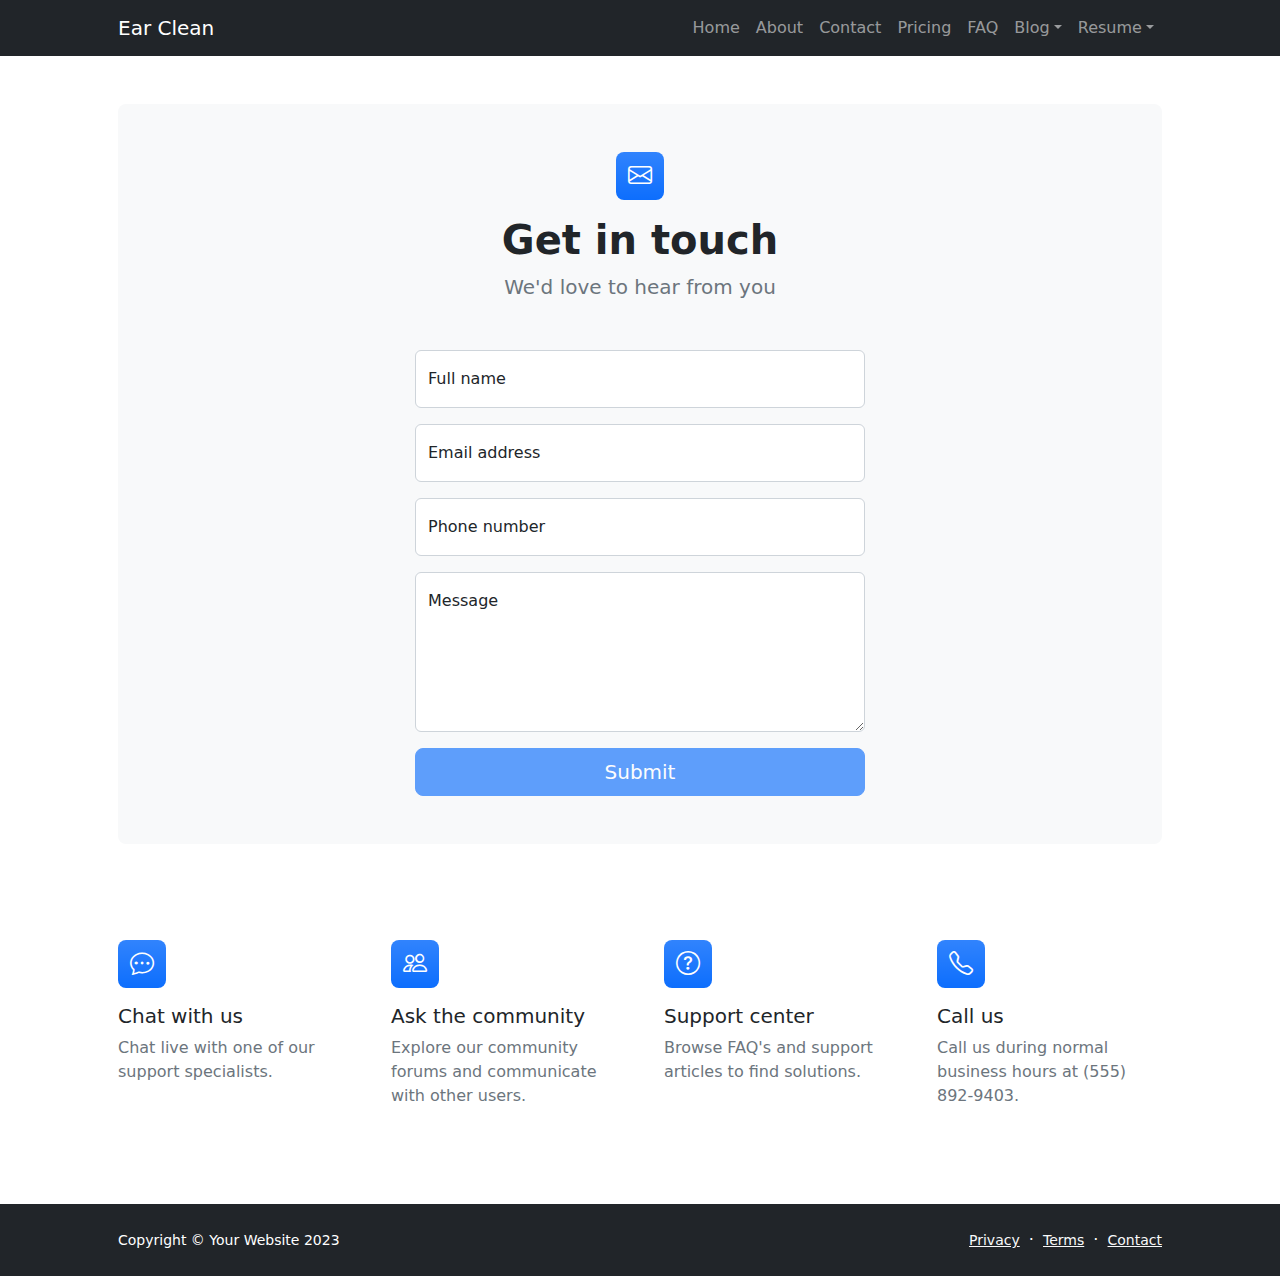
<file: contact.html>
<!DOCTYPE html>
<html lang="en">
    <head>
        <meta charset="utf-8" />
        <meta name="viewport" content="width=device-width, initial-scale=1, shrink-to-fit=no" />
        <meta name="description" content />
        <meta name="author" content />
        <title>Modern Business - Start Bootstrap Template</title>
        <!-- Favicon-->
        <link rel="icon" type="image/x-icon" href="assets/favicon.ico" />
        <!-- Bootstrap icons-->
        <link href="https://cdn.jsdelivr.net/npm/bootstrap-icons@1.5.0/font/bootstrap-icons.css" rel="stylesheet" />
        <!-- Core theme CSS (includes Bootstrap)-->
        <link href="css/styles.css" rel="stylesheet" />
    </head>
    <body class="d-flex flex-column">
        <main class="flex-shrink-0">
            <!-- Navigation-->
            <nav class="navbar navbar-expand-lg navbar-dark bg-dark">
                <div class="container px-5">
                    <a class="navbar-brand" href="index.html">Ear Clean</a>
                    <button class="navbar-toggler" type="button" data-bs-toggle="collapse" data-bs-target="#navbarSupportedContent" aria-controls="navbarSupportedContent" aria-expanded="false" aria-label="Toggle navigation"><span class="navbar-toggler-icon"></span></button>
                    <div class="collapse navbar-collapse" id="navbarSupportedContent">
                        <ul class="navbar-nav ms-auto mb-2 mb-lg-0">
                            <li class="nav-item"><a class="nav-link" href="index.html">Home</a></li>
                            <li class="nav-item"><a class="nav-link" href="about.html">About</a></li>
                            <li class="nav-item"><a class="nav-link" href="contact.html">Contact</a></li>
                            <li class="nav-item"><a class="nav-link" href="pricing.html">Pricing</a></li>
                            <li class="nav-item"><a class="nav-link" href="faq.html">FAQ</a></li>
                            <li class="nav-item dropdown">
                                <a class="nav-link dropdown-toggle" id="navbarDropdownBlog" href="#" role="button" data-bs-toggle="dropdown" aria-expanded="false">Blog</a>
                                <ul class="dropdown-menu dropdown-menu-end" aria-labelledby="navbarDropdownBlog">
                                    <li><a class="dropdown-item" href="blog-home.html">Blog Home</a></li>
                                    <li><a class="dropdown-item" href="blog-post.html">Blog Post</a></li>
                                </ul>
                            </li>
                            <li class="nav-item dropdown">
                                <a class="nav-link dropdown-toggle" id="navbarDropdownPortfolio" href="#" role="button" data-bs-toggle="dropdown" aria-expanded="false">Resume</a>
                                <ul class="dropdown-menu dropdown-menu-end" aria-labelledby="navbarDropdownPortfolio">
                                    <li><a class="dropdown-item" href="portfolio-overview.html">Resume Overview</a></li>
                                    <li><a class="dropdown-item" href="portfolio-item.html">Resume Item</a></li>
                                </ul>
                            </li>
                        </ul>
                    </div>
                </div>
            </nav>
            <!-- Page content-->
            <section class="py-5">
                <div class="container px-5">
                    <!-- Contact form-->
                    <div class="bg-light rounded-3 py-5 px-4 px-md-5 mb-5">
                        <div class="text-center mb-5">
                            <div class="feature bg-primary bg-gradient text-white rounded-3 mb-3"><i class="bi bi-envelope"></i></div>
                            <h1 class="fw-bolder">Get in touch</h1>
                            <p class="lead fw-normal text-muted mb-0">We'd love to hear from you</p>
                        </div>
                        <div class="row gx-5 justify-content-center">
                            <div class="col-lg-8 col-xl-6">
                                <!-- * * * * * * * * * * * * * * *-->
                                <!-- * * SB Forms Contact Form * *-->
                                <!-- * * * * * * * * * * * * * * *-->
                                <!-- This form is pre-integrated with SB Forms.-->
                                <!-- To make this form functional, sign up at-->
                                <!-- https://startbootstrap.com/solution/contact-forms-->
                                <!-- to get an API token!-->
                                <form id="contactForm" data-sb-form-api-token="API_TOKEN">
                                    <!-- Name input-->
                                    <div class="form-floating mb-3">
                                        <input class="form-control" id="name" type="text" placeholder="Enter your name..." data-sb-validations="required" />
                                        <label for="name">Full name</label>
                                        <div class="invalid-feedback" data-sb-feedback="name:required">A name is required.</div>
                                    </div>
                                    <!-- Email address input-->
                                    <div class="form-floating mb-3">
                                        <input class="form-control" id="email" type="email" placeholder="name@example.com" data-sb-validations="required,email" />
                                        <label for="email">Email address</label>
                                        <div class="invalid-feedback" data-sb-feedback="email:required">An email is required.</div>
                                        <div class="invalid-feedback" data-sb-feedback="email:email">Email is not valid.</div>
                                    </div>
                                    <!-- Phone number input-->
                                    <div class="form-floating mb-3">
                                        <input class="form-control" id="phone" type="tel" placeholder="(123) 456-7890" data-sb-validations="required" />
                                        <label for="phone">Phone number</label>
                                        <div class="invalid-feedback" data-sb-feedback="phone:required">A phone number is required.</div>
                                    </div>
                                    <!-- Message input-->
                                    <div class="form-floating mb-3">
                                        <textarea class="form-control" id="message" type="text" placeholder="Enter your message here..." style="height: 10rem" data-sb-validations="required"></textarea>
                                        <label for="message">Message</label>
                                        <div class="invalid-feedback" data-sb-feedback="message:required">A message is required.</div>
                                    </div>
                                    <!-- Submit success message-->
                                    <!---->
                                    <!-- This is what your users will see when the form-->
                                    <!-- has successfully submitted-->
                                    <div class="d-none" id="submitSuccessMessage">
                                        <div class="text-center mb-3">
                                            <div class="fw-bolder">Form submission successful!</div>
                                            To activate this form, sign up at
                                            <br />
                                            <a href="https://startbootstrap.com/solution/contact-forms">https://startbootstrap.com/solution/contact-forms</a>
                                        </div>
                                    </div>
                                    <!-- Submit error message-->
                                    <!---->
                                    <!-- This is what your users will see when there is-->
                                    <!-- an error submitting the form-->
                                    <div class="d-none" id="submitErrorMessage"><div class="text-center text-danger mb-3">Error sending message!</div></div>
                                    <!-- Submit Button-->
                                    <div class="d-grid"><button class="btn btn-primary btn-lg disabled" id="submitButton" type="submit">Submit</button></div>
                                </form>
                            </div>
                        </div>
                    </div>
                    <!-- Contact cards-->
                    <div class="row gx-5 row-cols-2 row-cols-lg-4 py-5">
                        <div class="col">
                            <div class="feature bg-primary bg-gradient text-white rounded-3 mb-3"><i class="bi bi-chat-dots"></i></div>
                            <div class="h5 mb-2">Chat with us</div>
                            <p class="text-muted mb-0">Chat live with one of our support specialists.</p>
                        </div>
                        <div class="col">
                            <div class="feature bg-primary bg-gradient text-white rounded-3 mb-3"><i class="bi bi-people"></i></div>
                            <div class="h5">Ask the community</div>
                            <p class="text-muted mb-0">Explore our community forums and communicate with other users.</p>
                        </div>
                        <div class="col">
                            <div class="feature bg-primary bg-gradient text-white rounded-3 mb-3"><i class="bi bi-question-circle"></i></div>
                            <div class="h5">Support center</div>
                            <p class="text-muted mb-0">Browse FAQ's and support articles to find solutions.</p>
                        </div>
                        <div class="col">
                            <div class="feature bg-primary bg-gradient text-white rounded-3 mb-3"><i class="bi bi-telephone"></i></div>
                            <div class="h5">Call us</div>
                            <p class="text-muted mb-0">Call us during normal business hours at (555) 892-9403.</p>
                        </div>
                    </div>
                </div>
            </section>
        </main>
        <!-- Footer-->
        <footer class="bg-dark py-4 mt-auto">
            <div class="container px-5">
                <div class="row align-items-center justify-content-between flex-column flex-sm-row">
                    <div class="col-auto"><div class="small m-0 text-white">Copyright &copy; Your Website 2023</div></div>
                    <div class="col-auto">
                        <a class="link-light small" href="#!">Privacy</a>
                        <span class="text-white mx-1">&middot;</span>
                        <a class="link-light small" href="#!">Terms</a>
                        <span class="text-white mx-1">&middot;</span>
                        <a class="link-light small" href="#!">Contact</a>
                    </div>
                </div>
            </div>
        </footer>
        <!-- Bootstrap core JS-->
        <script src="https://cdn.jsdelivr.net/npm/bootstrap@5.2.3/dist/js/bootstrap.bundle.min.js"></script>
        <!-- Core theme JS-->
        <script src="js/scripts.js"></script>
        <!-- * * * * * * * * * * * * * * * * * * * * * * * * * * * * * * * * * * * * * * * *-->
        <!-- * *                               SB Forms JS                               * *-->
        <!-- * * Activate your form at https://startbootstrap.com/solution/contact-forms * *-->
        <!-- * * * * * * * * * * * * * * * * * * * * * * * * * * * * * * * * * * * * * * * *-->
        <script src="https://cdn.startbootstrap.com/sb-forms-latest.js"></script>
    </body>
</html>
</file>
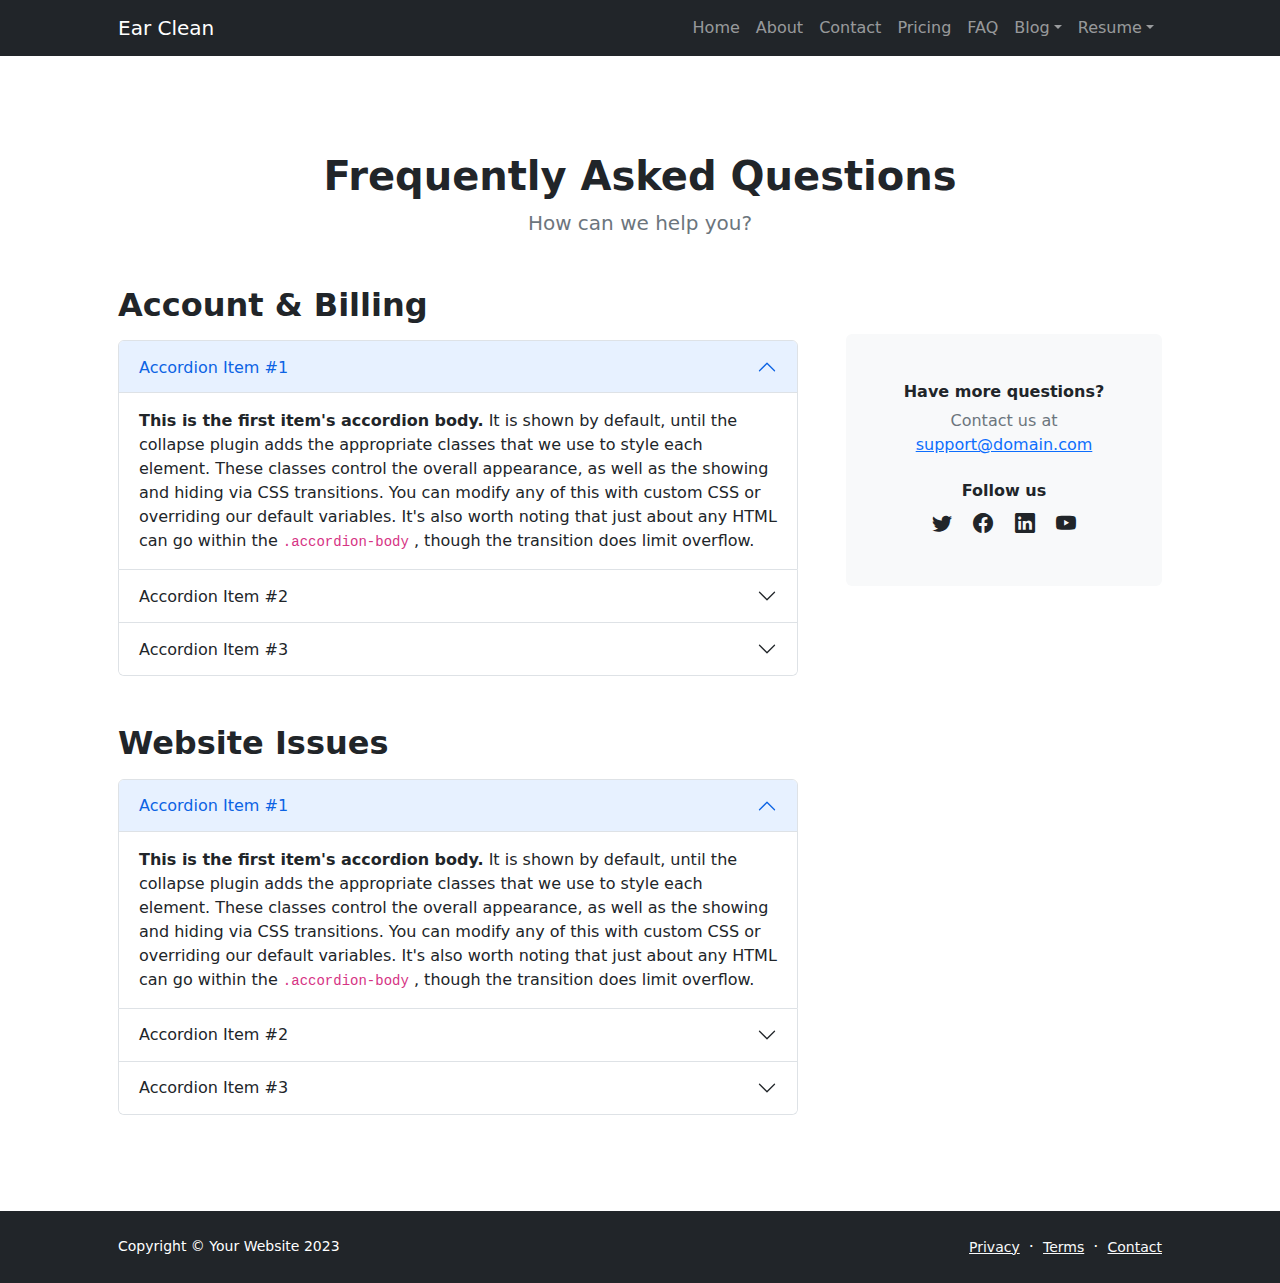
<file: faq.html>
<!DOCTYPE html>
<html lang="en">
    <head>
        <meta charset="utf-8" />
        <meta name="viewport" content="width=device-width, initial-scale=1, shrink-to-fit=no" />
        <meta name="description" content="" />
        <meta name="author" content="" />
        <title>Modern Business - Start Bootstrap Template</title>
        <!-- Favicon-->
        <link rel="icon" type="image/x-icon" href="assets/favicon.ico" />
        <!-- Bootstrap icons-->
        <link href="https://cdn.jsdelivr.net/npm/bootstrap-icons@1.5.0/font/bootstrap-icons.css" rel="stylesheet" />
        <!-- Core theme CSS (includes Bootstrap)-->
        <link href="css/styles.css" rel="stylesheet" />
    </head>
    <body class="d-flex flex-column h-100">
        <main class="flex-shrink-0">
            <!-- Navigation-->
            <nav class="navbar navbar-expand-lg navbar-dark bg-dark">
                <div class="container px-5">
                    <a class="navbar-brand" href="index.html">Ear Clean</a>
                    <button class="navbar-toggler" type="button" data-bs-toggle="collapse" data-bs-target="#navbarSupportedContent" aria-controls="navbarSupportedContent" aria-expanded="false" aria-label="Toggle navigation"><span class="navbar-toggler-icon"></span></button>
                    <div class="collapse navbar-collapse" id="navbarSupportedContent">
                        <ul class="navbar-nav ms-auto mb-2 mb-lg-0">
                            <li class="nav-item"><a class="nav-link" href="index.html">Home</a></li>
                            <li class="nav-item"><a class="nav-link" href="about.html">About</a></li>
                            <li class="nav-item"><a class="nav-link" href="contact.html">Contact</a></li>
                            <li class="nav-item"><a class="nav-link" href="pricing.html">Pricing</a></li>
                            <li class="nav-item"><a class="nav-link" href="faq.html">FAQ</a></li>
                            <li class="nav-item dropdown">
                                <a class="nav-link dropdown-toggle" id="navbarDropdownBlog" href="#" role="button" data-bs-toggle="dropdown" aria-expanded="false">Blog</a>
                                <ul class="dropdown-menu dropdown-menu-end" aria-labelledby="navbarDropdownBlog">
                                    <li><a class="dropdown-item" href="blog-home.html">Blog Home</a></li>
                                    <li><a class="dropdown-item" href="blog-post.html">Blog Post</a></li>
                                </ul>
                            </li>
                            <li class="nav-item dropdown">
                                <a class="nav-link dropdown-toggle" id="navbarDropdownPortfolio" href="#" role="button" data-bs-toggle="dropdown" aria-expanded="false">Resume</a>
                                <ul class="dropdown-menu dropdown-menu-end" aria-labelledby="navbarDropdownPortfolio">
                                    <li><a class="dropdown-item" href="portfolio-overview.html">Resume Overview</a></li>
                                    <li><a class="dropdown-item" href="portfolio-item.html">Resume Item</a></li>
                                </ul>
                            </li>
                        </ul>
                    </div>
                </div>
            </nav>
            <!-- Page Content-->
            <section class="py-5">
                <div class="container px-5 my-5">
                    <div class="text-center mb-5">
                        <h1 class="fw-bolder">Frequently Asked Questions</h1>
                        <p class="lead fw-normal text-muted mb-0">How can we help you?</p>
                    </div>
                    <div class="row gx-5">
                        <div class="col-xl-8">
                            <!-- FAQ Accordion 1-->
                            <h2 class="fw-bolder mb-3">Account &amp; Billing</h2>
                            <div class="accordion mb-5" id="accordionExample">
                                <div class="accordion-item">
                                    <h3 class="accordion-header" id="headingOne"><button class="accordion-button" type="button" data-bs-toggle="collapse" data-bs-target="#collapseOne" aria-expanded="true" aria-controls="collapseOne">Accordion Item #1</button></h3>
                                    <div class="accordion-collapse collapse show" id="collapseOne" aria-labelledby="headingOne" data-bs-parent="#accordionExample">
                                        <div class="accordion-body">
                                            <strong>This is the first item's accordion body.</strong>
                                            It is shown by default, until the collapse plugin adds the appropriate classes that we use to style each element. These classes control the overall appearance, as well as the showing and hiding via CSS transitions. You can modify any of this with custom CSS or overriding our default variables. It's also worth noting that just about any HTML can go within the
                                            <code>.accordion-body</code>
                                            , though the transition does limit overflow.
                                        </div>
                                    </div>
                                </div>
                                <div class="accordion-item">
                                    <h3 class="accordion-header" id="headingTwo"><button class="accordion-button collapsed" type="button" data-bs-toggle="collapse" data-bs-target="#collapseTwo" aria-expanded="false" aria-controls="collapseTwo">Accordion Item #2</button></h3>
                                    <div class="accordion-collapse collapse" id="collapseTwo" aria-labelledby="headingTwo" data-bs-parent="#accordionExample">
                                        <div class="accordion-body">
                                            <strong>This is the second item's accordion body.</strong>
                                            It is hidden by default, until the collapse plugin adds the appropriate classes that we use to style each element. These classes control the overall appearance, as well as the showing and hiding via CSS transitions. You can modify any of this with custom CSS or overriding our default variables. It's also worth noting that just about any HTML can go within the
                                            <code>.accordion-body</code>
                                            , though the transition does limit overflow.
                                        </div>
                                    </div>
                                </div>
                                <div class="accordion-item">
                                    <h3 class="accordion-header" id="headingThree"><button class="accordion-button collapsed" type="button" data-bs-toggle="collapse" data-bs-target="#collapseThree" aria-expanded="false" aria-controls="collapseThree">Accordion Item #3</button></h3>
                                    <div class="accordion-collapse collapse" id="collapseThree" aria-labelledby="headingThree" data-bs-parent="#accordionExample">
                                        <div class="accordion-body">
                                            <strong>This is the third item's accordion body.</strong>
                                            It is hidden by default, until the collapse plugin adds the appropriate classes that we use to style each element. These classes control the overall appearance, as well as the showing and hiding via CSS transitions. You can modify any of this with custom CSS or overriding our default variables. It's also worth noting that just about any HTML can go within the
                                            <code>.accordion-body</code>
                                            , though the transition does limit overflow.
                                        </div>
                                    </div>
                                </div>
                            </div>
                            <!-- FAQ Accordion 2-->
                            <h2 class="fw-bolder mb-3">Website Issues</h2>
                            <div class="accordion mb-5 mb-xl-0" id="accordionExample2">
                                <div class="accordion-item">
                                    <h3 class="accordion-header" id="headingOne"><button class="accordion-button" type="button" data-bs-toggle="collapse" data-bs-target="#collapseOne2" aria-expanded="true" aria-controls="collapseOne2">Accordion Item #1</button></h3>
                                    <div class="accordion-collapse collapse show" id="collapseOne2" aria-labelledby="headingOne" data-bs-parent="#accordionExample2">
                                        <div class="accordion-body">
                                            <strong>This is the first item's accordion body.</strong>
                                            It is shown by default, until the collapse plugin adds the appropriate classes that we use to style each element. These classes control the overall appearance, as well as the showing and hiding via CSS transitions. You can modify any of this with custom CSS or overriding our default variables. It's also worth noting that just about any HTML can go within the
                                            <code>.accordion-body</code>
                                            , though the transition does limit overflow.
                                        </div>
                                    </div>
                                </div>
                                <div class="accordion-item">
                                    <h3 class="accordion-header" id="headingTwo"><button class="accordion-button collapsed" type="button" data-bs-toggle="collapse" data-bs-target="#collapseTwo2" aria-expanded="false" aria-controls="collapseTwo2">Accordion Item #2</button></h3>
                                    <div class="accordion-collapse collapse" id="collapseTwo2" aria-labelledby="headingTwo" data-bs-parent="#accordionExample2">
                                        <div class="accordion-body">
                                            <strong>This is the second item's accordion body.</strong>
                                            It is hidden by default, until the collapse plugin adds the appropriate classes that we use to style each element. These classes control the overall appearance, as well as the showing and hiding via CSS transitions. You can modify any of this with custom CSS or overriding our default variables. It's also worth noting that just about any HTML can go within the
                                            <code>.accordion-body</code>
                                            , though the transition does limit overflow.
                                        </div>
                                    </div>
                                </div>
                                <div class="accordion-item">
                                    <h3 class="accordion-header" id="headingThree"><button class="accordion-button collapsed" type="button" data-bs-toggle="collapse" data-bs-target="#collapseThree2" aria-expanded="false" aria-controls="collapseThree2">Accordion Item #3</button></h3>
                                    <div class="accordion-collapse collapse" id="collapseThree2" aria-labelledby="headingThree" data-bs-parent="#accordionExample2">
                                        <div class="accordion-body">
                                            <strong>This is the third item's accordion body.</strong>
                                            It is hidden by default, until the collapse plugin adds the appropriate classes that we use to style each element. These classes control the overall appearance, as well as the showing and hiding via CSS transitions. You can modify any of this with custom CSS or overriding our default variables. It's also worth noting that just about any HTML can go within the
                                            <code>.accordion-body</code>
                                            , though the transition does limit overflow.
                                        </div>
                                    </div>
                                </div>
                            </div>
                        </div>
                        <div class="col-xl-4">
                            <div class="card border-0 bg-light mt-xl-5">
                                <div class="card-body p-4 py-lg-5">
                                    <div class="d-flex align-items-center justify-content-center">
                                        <div class="text-center">
                                            <div class="h6 fw-bolder">Have more questions?</div>
                                            <p class="text-muted mb-4">
                                                Contact us at
                                                <br />
                                                <a href="#!">support@domain.com</a>
                                            </p>
                                            <div class="h6 fw-bolder">Follow us</div>
                                            <a class="fs-5 px-2 link-dark" href="#!"><i class="bi-twitter"></i></a>
                                            <a class="fs-5 px-2 link-dark" href="#!"><i class="bi-facebook"></i></a>
                                            <a class="fs-5 px-2 link-dark" href="#!"><i class="bi-linkedin"></i></a>
                                            <a class="fs-5 px-2 link-dark" href="#!"><i class="bi-youtube"></i></a>
                                        </div>
                                    </div>
                                </div>
                            </div>
                        </div>
                    </div>
                </div>
            </section>
        </main>
        <!-- Footer-->
        <footer class="bg-dark py-4 mt-auto">
            <div class="container px-5">
                <div class="row align-items-center justify-content-between flex-column flex-sm-row">
                    <div class="col-auto"><div class="small m-0 text-white">Copyright &copy; Your Website 2023</div></div>
                    <div class="col-auto">
                        <a class="link-light small" href="#!">Privacy</a>
                        <span class="text-white mx-1">&middot;</span>
                        <a class="link-light small" href="#!">Terms</a>
                        <span class="text-white mx-1">&middot;</span>
                        <a class="link-light small" href="#!">Contact</a>
                    </div>
                </div>
            </div>
        </footer>
        <!-- Bootstrap core JS-->
        <script src="https://cdn.jsdelivr.net/npm/bootstrap@5.2.3/dist/js/bootstrap.bundle.min.js"></script>
        <!-- Core theme JS-->
        <script src="js/scripts.js"></script>
    </body>
</html>
</file>
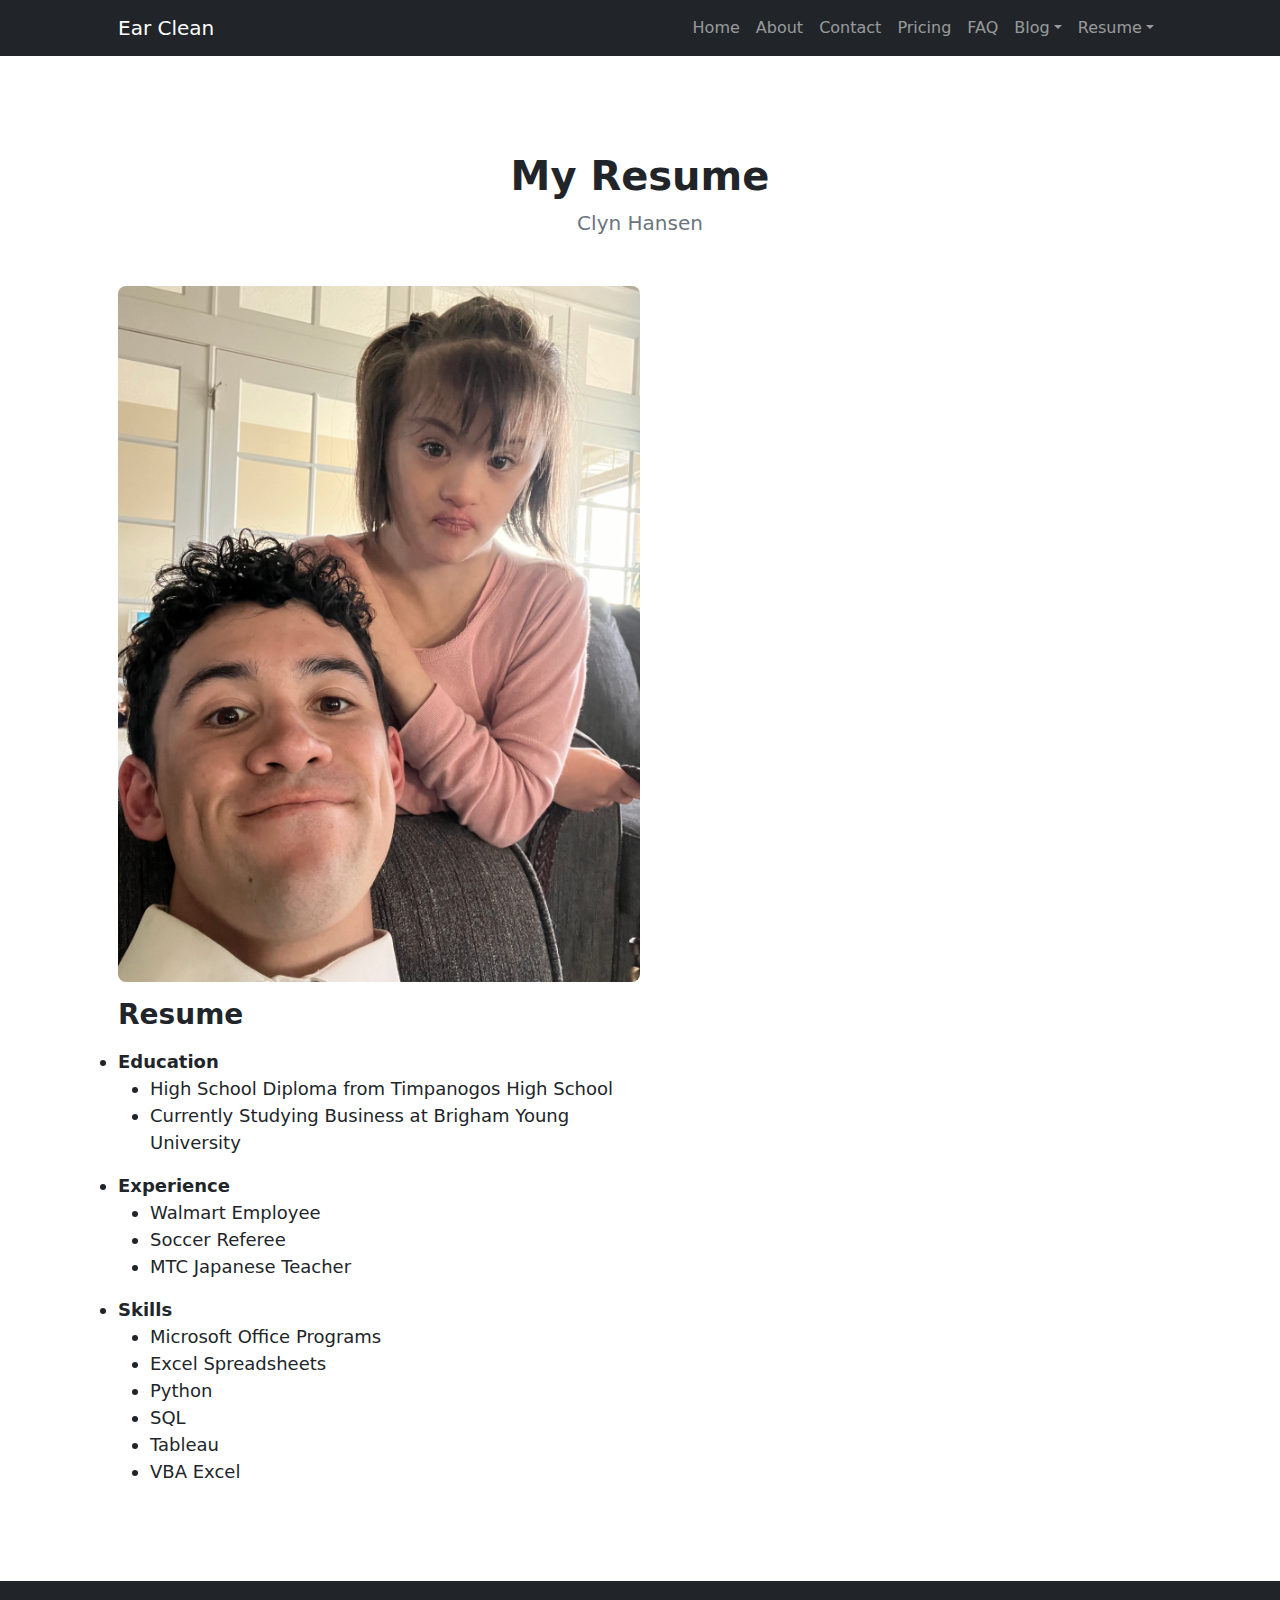
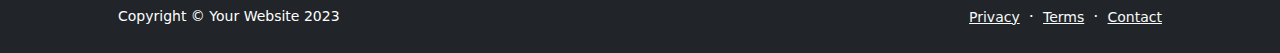
<file: portfolio-overview.html>
<!DOCTYPE html>
<html lang="en">
    <head>
        <meta charset="utf-8" />
        <meta name="viewport" content="width=device-width, initial-scale=1, shrink-to-fit=no" />
        <meta name="description" content="" />
        <meta name="author" content="" />
        <title>Modern Business - Start Bootstrap Template</title>
        <!-- Favicon-->
        <link rel="icon" type="image/x-icon" href="assets/favicon.ico" />
        <!-- Bootstrap icons-->
        <link href="https://cdn.jsdelivr.net/npm/bootstrap-icons@1.5.0/font/bootstrap-icons.css" rel="stylesheet" />
        <!-- Core theme CSS (includes Bootstrap)-->
        <link href="css/styles.css" rel="stylesheet" />
    </head>
    <body class="d-flex flex-column h-100">
        <main class="flex-shrink-0">
            <!-- Navigation-->
            <nav class="navbar navbar-expand-lg navbar-dark bg-dark">
                <div class="container px-5">
                    <a class="navbar-brand" href="index.html">Ear Clean</a>
                    <button class="navbar-toggler" type="button" data-bs-toggle="collapse" data-bs-target="#navbarSupportedContent" aria-controls="navbarSupportedContent" aria-expanded="false" aria-label="Toggle navigation"><span class="navbar-toggler-icon"></span></button>
                    <div class="collapse navbar-collapse" id="navbarSupportedContent">
                        <ul class="navbar-nav ms-auto mb-2 mb-lg-0">
                            <li class="nav-item"><a class="nav-link" href="index.html">Home</a></li>
                            <li class="nav-item"><a class="nav-link" href="about.html">About</a></li>
                            <li class="nav-item"><a class="nav-link" href="contact.html">Contact</a></li>
                            <li class="nav-item"><a class="nav-link" href="pricing.html">Pricing</a></li>
                            <li class="nav-item"><a class="nav-link" href="faq.html">FAQ</a></li>
                            <li class="nav-item dropdown">
                                <a class="nav-link dropdown-toggle" id="navbarDropdownBlog" href="#" role="button" data-bs-toggle="dropdown" aria-expanded="false">Blog</a>
                                <ul class="dropdown-menu dropdown-menu-end" aria-labelledby="navbarDropdownBlog">
                                    <li><a class="dropdown-item" href="blog-home.html">Blog Home</a></li>
                                    <li><a class="dropdown-item" href="blog-post.html">Blog Post</a></li>
                                </ul>
                            </li>
                            <li class="nav-item dropdown">
                                <a class="nav-link dropdown-toggle" id="navbarDropdownPortfolio" href="#" role="button" data-bs-toggle="dropdown" aria-expanded="false">Resume</a>
                                <ul class="dropdown-menu dropdown-menu-end" aria-labelledby="navbarDropdownPortfolio">
                                    <li><a class="dropdown-item" href="portfolio-overview.html">Resume Overview</a></li>
                                    <li><a class="dropdown-item" href="portfolio-item.html">Resume Item</a></li>
                                </ul>
                            </li>
                        </ul>
                    </div>
                </div>
            </nav>
            <!-- Page Content-->
            <section class="py-5">
                <div class="container px-5 my-5">
                    <div class="text-center mb-5">
                        <h1 class="fw-bolder">My Resume</h1>
                        <p class="lead fw-normal text-muted mb-0">Clyn Hansen</p>
                    </div>
                        <div class="col-lg-6">
                            <div class="position-relative">
                                <img class="img-fluid rounded-3 mb-3" src="images/IMG_1898.jpg" alt="A Pleasant Picture of Myself" />
                                <a class="h3 fw-bolder text-decoration-none link-dark stretched-link" href="#!">Resume</a>
                            </div>
                            <p>
                                <li style="font-weight:bold; font-size:large">
                                    Education
                                    <ul>
                                        <li style="font-weight:normal; font-size:normal">
                                            High School Diploma from Timpanogos High School</li>
                                        <li style="font-weight:normal; font-size:normal">Currently Studying Business at Brigham Young University</li>
                                    </ul>                               
                                </li>
                                <li style="font-weight:bold; font-size:large">
                                    Experience
                                    <ul>
                                        <li style="font-weight:normal; font-size:normal">
                                            Walmart Employee</li>
                                        <li style="font-weight:normal; font-size:normal">
                                            Soccer Referee</li>
                                        <li style="font-weight:normal; font-size:normal">
                                                MTC Japanese Teacher</li>
                                    </ul>           
                                <li style="font-weight:bold; font-size:large">
                                    Skills
                                    <ul>
                                        <li style="font-weight:normal; font-size:normal">
                                            Microsoft Office Programs</li>
                                        <li style="font-weight:normal; font-size:normal">
                                            Excel Spreadsheets</li>
                                        <li style="font-weight:normal; font-size:normal">
                                            Python</li>
                                        <li style="font-weight:normal; font-size:normal">
                                            SQL</li>
                                        <li style="font-weight:normal; font-size:normal">
                                            Tableau</li>
                                        <li style="font-weight:normal; font-size:normal">
                                            VBA Excel</li>
                                    </ul>                           
                                </li>
                            </p>
                        </div>
                    </div>
                </div>
            </section>
        </main>
        <!-- Footer-->
        <footer class="bg-dark py-4 mt-auto">
            <div class="container px-5">
                <div class="row align-items-center justify-content-between flex-column flex-sm-row">
                    <div class="col-auto"><div class="small m-0 text-white">Copyright &copy; Your Website 2023</div></div>
                    <div class="col-auto">
                        <a class="link-light small" href="#!">Privacy</a>
                        <span class="text-white mx-1">&middot;</span>
                        <a class="link-light small" href="#!">Terms</a>
                        <span class="text-white mx-1">&middot;</span>
                        <a class="link-light small" href="#!">Contact</a>
                    </div>
                </div>
            </div>
        </footer>
        <!-- Bootstrap core JS-->
        <script src="https://cdn.jsdelivr.net/npm/bootstrap@5.2.3/dist/js/bootstrap.bundle.min.js"></script>
        <!-- Core theme JS-->
        <script src="js/scripts.js"></script>
    </body>
</html>
</file>
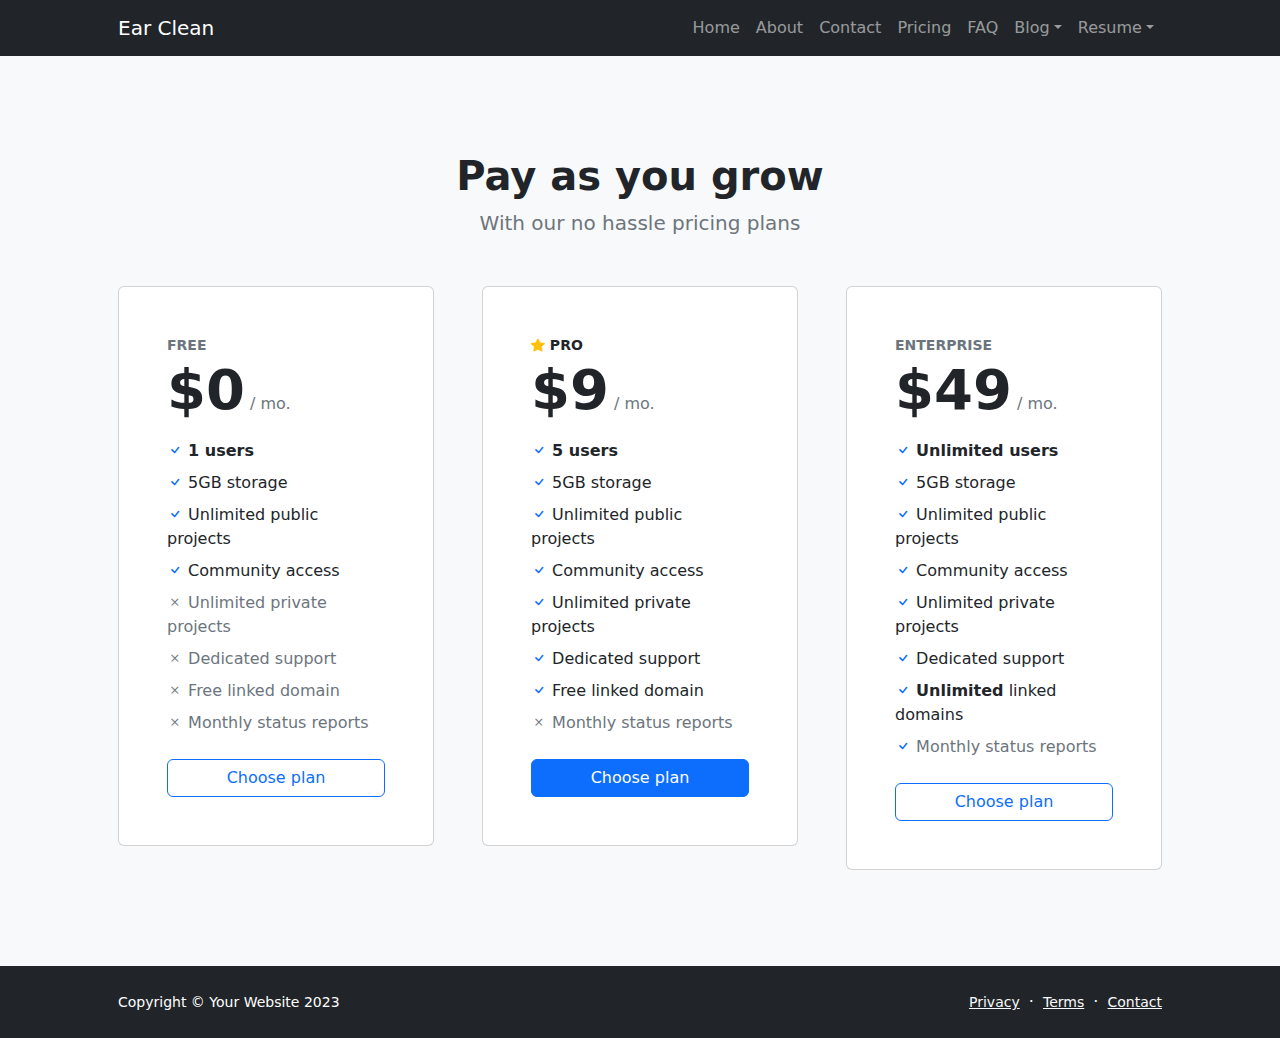
<file: pricing.html>
<!DOCTYPE html>
<html lang="en">
    <head>
        <meta charset="utf-8" />
        <meta name="viewport" content="width=device-width, initial-scale=1, shrink-to-fit=no" />
        <meta name="description" content="" />
        <meta name="author" content="" />
        <title>Modern Business - Start Bootstrap Template</title>
        <!-- Favicon-->
        <link rel="icon" type="image/x-icon" href="assets/favicon.ico" />
        <!-- Bootstrap icons-->
        <link href="https://cdn.jsdelivr.net/npm/bootstrap-icons@1.5.0/font/bootstrap-icons.css" rel="stylesheet" />
        <!-- Core theme CSS (includes Bootstrap)-->
        <link href="css/styles.css" rel="stylesheet" />
    </head>
    <body class="d-flex flex-column">
        <main class="flex-shrink-0">
            <!-- Navigation-->
            <nav class="navbar navbar-expand-lg navbar-dark bg-dark">
                <div class="container px-5">
                    <a class="navbar-brand" href="index.html">Ear Clean</a>
                    <button class="navbar-toggler" type="button" data-bs-toggle="collapse" data-bs-target="#navbarSupportedContent" aria-controls="navbarSupportedContent" aria-expanded="false" aria-label="Toggle navigation"><span class="navbar-toggler-icon"></span></button>
                    <div class="collapse navbar-collapse" id="navbarSupportedContent">
                        <ul class="navbar-nav ms-auto mb-2 mb-lg-0">
                            <li class="nav-item"><a class="nav-link" href="index.html">Home</a></li>
                            <li class="nav-item"><a class="nav-link" href="about.html">About</a></li>
                            <li class="nav-item"><a class="nav-link" href="contact.html">Contact</a></li>
                            <li class="nav-item"><a class="nav-link" href="pricing.html">Pricing</a></li>
                            <li class="nav-item"><a class="nav-link" href="faq.html">FAQ</a></li>
                            <li class="nav-item dropdown">
                                <a class="nav-link dropdown-toggle" id="navbarDropdownBlog" href="#" role="button" data-bs-toggle="dropdown" aria-expanded="false">Blog</a>
                                <ul class="dropdown-menu dropdown-menu-end" aria-labelledby="navbarDropdownBlog">
                                    <li><a class="dropdown-item" href="blog-home.html">Blog Home</a></li>
                                    <li><a class="dropdown-item" href="blog-post.html">Blog Post</a></li>
                                </ul>
                            </li>
                            <li class="nav-item dropdown">
                                <a class="nav-link dropdown-toggle" id="navbarDropdownPortfolio" href="#" role="button" data-bs-toggle="dropdown" aria-expanded="false">Resume</a>
                                <ul class="dropdown-menu dropdown-menu-end" aria-labelledby="navbarDropdownPortfolio">
                                    <li><a class="dropdown-item" href="portfolio-overview.html">Resume Overview</a></li>
                                    <li><a class="dropdown-item" href="portfolio-item.html">Resume Item</a></li>
                                </ul>
                            </li>
                        </ul>
                    </div>
                </div>
            </nav>
            <!-- Pricing section-->
            <section class="bg-light py-5">
                <div class="container px-5 my-5">
                    <div class="text-center mb-5">
                        <h1 class="fw-bolder">Pay as you grow</h1>
                        <p class="lead fw-normal text-muted mb-0">With our no hassle pricing plans</p>
                    </div>
                    <div class="row gx-5 justify-content-center">
                        <!-- Pricing card free-->
                        <div class="col-lg-6 col-xl-4">
                            <div class="card mb-5 mb-xl-0">
                                <div class="card-body p-5">
                                    <div class="small text-uppercase fw-bold text-muted">Free</div>
                                    <div class="mb-3">
                                        <span class="display-4 fw-bold">$0</span>
                                        <span class="text-muted">/ mo.</span>
                                    </div>
                                    <ul class="list-unstyled mb-4">
                                        <li class="mb-2">
                                            <i class="bi bi-check text-primary"></i>
                                            <strong>1 users</strong>
                                        </li>
                                        <li class="mb-2">
                                            <i class="bi bi-check text-primary"></i>
                                            5GB storage
                                        </li>
                                        <li class="mb-2">
                                            <i class="bi bi-check text-primary"></i>
                                            Unlimited public projects
                                        </li>
                                        <li class="mb-2">
                                            <i class="bi bi-check text-primary"></i>
                                            Community access
                                        </li>
                                        <li class="mb-2 text-muted">
                                            <i class="bi bi-x"></i>
                                            Unlimited private projects
                                        </li>
                                        <li class="mb-2 text-muted">
                                            <i class="bi bi-x"></i>
                                            Dedicated support
                                        </li>
                                        <li class="mb-2 text-muted">
                                            <i class="bi bi-x"></i>
                                            Free linked domain
                                        </li>
                                        <li class="text-muted">
                                            <i class="bi bi-x"></i>
                                            Monthly status reports
                                        </li>
                                    </ul>
                                    <div class="d-grid"><a class="btn btn-outline-primary" href="#!">Choose plan</a></div>
                                </div>
                            </div>
                        </div>
                        <!-- Pricing card pro-->
                        <div class="col-lg-6 col-xl-4">
                            <div class="card mb-5 mb-xl-0">
                                <div class="card-body p-5">
                                    <div class="small text-uppercase fw-bold">
                                        <i class="bi bi-star-fill text-warning"></i>
                                        Pro
                                    </div>
                                    <div class="mb-3">
                                        <span class="display-4 fw-bold">$9</span>
                                        <span class="text-muted">/ mo.</span>
                                    </div>
                                    <ul class="list-unstyled mb-4">
                                        <li class="mb-2">
                                            <i class="bi bi-check text-primary"></i>
                                            <strong>5 users</strong>
                                        </li>
                                        <li class="mb-2">
                                            <i class="bi bi-check text-primary"></i>
                                            5GB storage
                                        </li>
                                        <li class="mb-2">
                                            <i class="bi bi-check text-primary"></i>
                                            Unlimited public projects
                                        </li>
                                        <li class="mb-2">
                                            <i class="bi bi-check text-primary"></i>
                                            Community access
                                        </li>
                                        <li class="mb-2">
                                            <i class="bi bi-check text-primary"></i>
                                            Unlimited private projects
                                        </li>
                                        <li class="mb-2">
                                            <i class="bi bi-check text-primary"></i>
                                            Dedicated support
                                        </li>
                                        <li class="mb-2">
                                            <i class="bi bi-check text-primary"></i>
                                            Free linked domain
                                        </li>
                                        <li class="text-muted">
                                            <i class="bi bi-x"></i>
                                            Monthly status reports
                                        </li>
                                    </ul>
                                    <div class="d-grid"><a class="btn btn-primary" href="#!">Choose plan</a></div>
                                </div>
                            </div>
                        </div>
                        <!-- Pricing card enterprise-->
                        <div class="col-lg-6 col-xl-4">
                            <div class="card">
                                <div class="card-body p-5">
                                    <div class="small text-uppercase fw-bold text-muted">Enterprise</div>
                                    <div class="mb-3">
                                        <span class="display-4 fw-bold">$49</span>
                                        <span class="text-muted">/ mo.</span>
                                    </div>
                                    <ul class="list-unstyled mb-4">
                                        <li class="mb-2">
                                            <i class="bi bi-check text-primary"></i>
                                            <strong>Unlimited users</strong>
                                        </li>
                                        <li class="mb-2">
                                            <i class="bi bi-check text-primary"></i>
                                            5GB storage
                                        </li>
                                        <li class="mb-2">
                                            <i class="bi bi-check text-primary"></i>
                                            Unlimited public projects
                                        </li>
                                        <li class="mb-2">
                                            <i class="bi bi-check text-primary"></i>
                                            Community access
                                        </li>
                                        <li class="mb-2">
                                            <i class="bi bi-check text-primary"></i>
                                            Unlimited private projects
                                        </li>
                                        <li class="mb-2">
                                            <i class="bi bi-check text-primary"></i>
                                            Dedicated support
                                        </li>
                                        <li class="mb-2">
                                            <i class="bi bi-check text-primary"></i>
                                            <strong>Unlimited</strong>
                                            linked domains
                                        </li>
                                        <li class="text-muted">
                                            <i class="bi bi-check text-primary"></i>
                                            Monthly status reports
                                        </li>
                                    </ul>
                                    <div class="d-grid"><a class="btn btn-outline-primary" href="#!">Choose plan</a></div>
                                </div>
                            </div>
                        </div>
                    </div>
                </div>
            </section>
        </main>
        <!-- Footer-->
        <footer class="bg-dark py-4 mt-auto">
            <div class="container px-5">
                <div class="row align-items-center justify-content-between flex-column flex-sm-row">
                    <div class="col-auto"><div class="small m-0 text-white">Copyright &copy; Your Website 2023</div></div>
                    <div class="col-auto">
                        <a class="link-light small" href="#!">Privacy</a>
                        <span class="text-white mx-1">&middot;</span>
                        <a class="link-light small" href="#!">Terms</a>
                        <span class="text-white mx-1">&middot;</span>
                        <a class="link-light small" href="#!">Contact</a>
                    </div>
                </div>
            </div>
        </footer>
        <!-- Bootstrap core JS-->
        <script src="https://cdn.jsdelivr.net/npm/bootstrap@5.2.3/dist/js/bootstrap.bundle.min.js"></script>
        <!-- Core theme JS-->
        <script src="js/scripts.js"></script>
    </body>
</html>
</file>
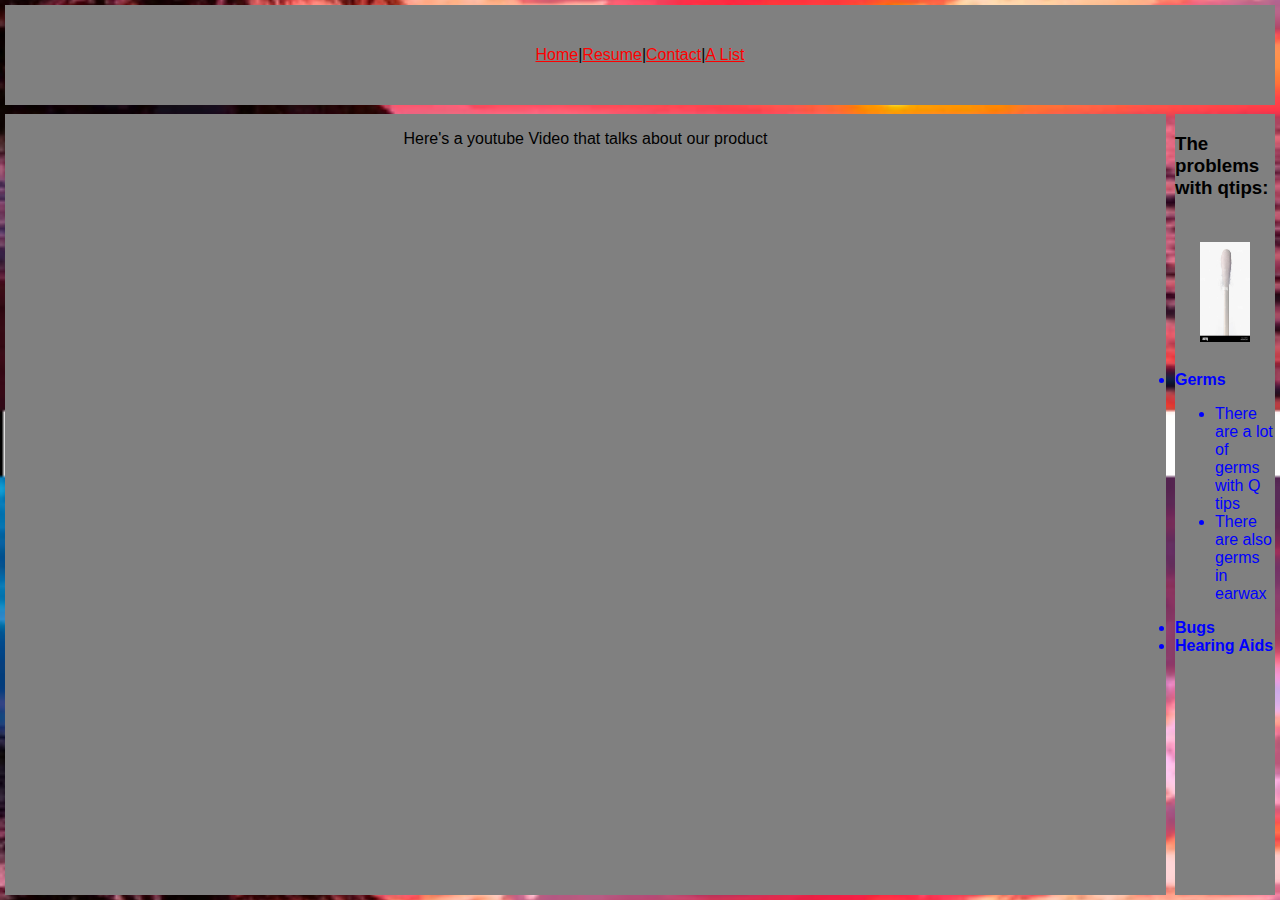
<file: scratch.html>
<!DOCTYPE html>
<html lang="en">
<head>
    <link rel="stylesheet" href="css/scratch_styles.css">
    <meta charset="UTF-8">
    <meta name="viewport" content="width=device-width, initial-scale=1.0">
    <title>Scratch</title>
</head>

<body class="homebackground">
    <div class="common header" style="display: flex; justify-content: center; align-items:center"> 
        <a href="index.html">Home</a> |
        <a href="portfolio-overview.html">Resume</a> | 
        <a href="contact.html">Contact</a> |
        <a href="#list">A List</a>
    
    </div>
    <br>

    <div class="middle common" style="text-align:center">
        <p>Here's a youtube Video that talks about our product</p>
        <iframe width="340" height="215" src="https://www.youtube.com/embed/_A6FaFPfynE" title="YouTube video player" frameborder="0" allow="accelerometer; autoplay; clipboard-write; encrypted-media; gyroscope; picture-in-picture; web-share" allowfullscreen></iframe>
        <div class='tableauPlaceholder' id='viz1687038606494' style='position: relative'><noscript><a href='#'><img alt='MortalityDash ' src='https:&#47;&#47;public.tableau.com&#47;static&#47;images&#47;Sm&#47;SmokinginAdults&#47;MortalityDash&#47;1_rss.png' style='border: none' /></a></noscript><object class='tableauViz'  style='display:none;'><param name='host_url' value='https%3A%2F%2Fpublic.tableau.com%2F' /> <param name='embed_code_version' value='3' /> <param name='site_root' value='' /><param name='name' value='SmokinginAdults&#47;MortalityDash' /><param name='tabs' value='no' /><param name='toolbar' value='no' /><param name='static_image' value='https:&#47;&#47;public.tableau.com&#47;static&#47;images&#47;Sm&#47;SmokinginAdults&#47;MortalityDash&#47;1.png' /> <param name='animate_transition' value='yes' /><param name='display_static_image' value='yes' /><param name='display_spinner' value='yes' /><param name='display_overlay' value='yes' /><param name='display_count' value='yes' /><param name='language' value='en-US' /></object></div>                <script type='text/javascript'>                    var divElement = document.getElementById('viz1687038606494');                    var vizElement = divElement.getElementsByTagName('object')[0];                    if ( divElement.offsetWidth > 800 ) { vizElement.style.width='1000px';vizElement.style.height='800px';} else if ( divElement.offsetWidth > 500 ) { vizElement.style.width='1000px';vizElement.style.height='800px';} else { vizElement.style.width='100%';vizElement.style.height='700px';}                     var scriptElement = document.createElement('script');                    scriptElement.src = 'https://public.tableau.com/javascripts/api/viz_v1.js';                    vizElement.parentNode.insertBefore(scriptElement, vizElement);                </script>
    </div>


    <div class="rightbox common"  >
        <h3>The problems with qtips:</h3>
        <img src="images/qtip.jpeg" style="width:50px; height:100px; margin: 25px ">
        <li class="boldme" id="list"> Germs
            <ul style="font-weight:normal">
                <li>There are a lot of germs with Q tips</li>
                <li>There are also germs in earwax</li>
        
                
            </ul>
        <li class="boldme">Bugs</li>
        <li class="boldme">Hearing Aids</li>
    </div>
    
</body>
</html>
</file>
<file: css/scratch_styles.css>
body{
    background-color: grey;
    font-family: Arial, Helvetica, sans-serif
}

.homebackground{
    background-image: url(../images/sunset.webp);
    background-size: cover;
    background-position: center center
}

li{
    font-family:Verdana, Geneva, Tahoma, sans-serif;
    color: blue

}

.boldme{
    font-weight:bolder
}

a{
    color: red
}

a:hover{
    color: maroon

}

a:visited{
    color: maroon
}

.common{
    background-color: grey;
    border: 2px black;
    position:absolute;
}

.header{
    top: 5px;
    left: 5px;
    right: 5px;
    height: 100px;
    text-align:center
}

.middle{
    top: 114px;
    left: 5px;
    right: 114px;
    bottom: 5px;
}

.rightbox{
    top: 114px;
    right: 5px;
    bottom: 5px;
    width: 100px;
}
</file>
